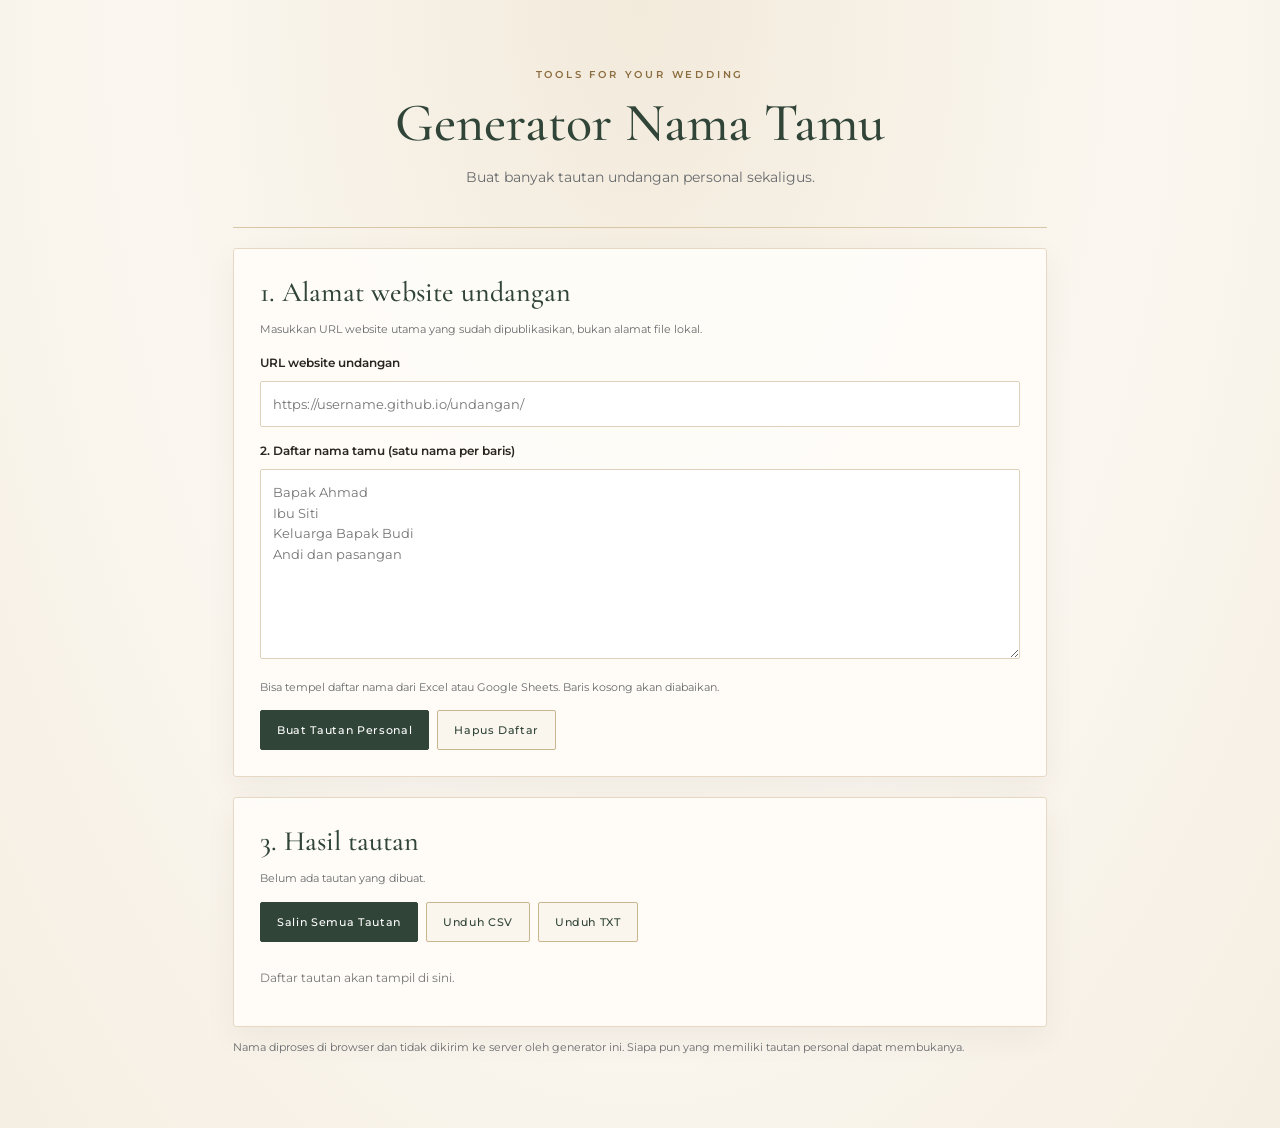
<file: generator-tamu.html>
<!DOCTYPE html><html lang="id"><head><meta charset="UTF-8"><meta name="viewport" content="width=device-width,initial-scale=1"><meta name="theme-color" content="#f7f7f5"><title>Generator Nama Tamu</title><link rel="preconnect" href="https://fonts.googleapis.com"><link href="https://fonts.googleapis.com/css2?family=Cormorant+Garamond:wght@400;500;600&family=Montserrat:wght@300;400;500;600&display=swap" rel="stylesheet"><style>
:root{--paper:#f7f7f5;--ink:#292a2c;--silver:#77797d;--line:#d6d7d9}*{box-sizing:border-box}body{margin:0;background:var(--paper);color:var(--ink);font:14px/1.7 Montserrat,Arial,sans-serif}main{max-width:850px;margin:auto;padding:28px 18px 60px}header{text-align:center;padding:28px 8px 24px;border-bottom:1px solid var(--line)}.eyebrow{font-size:10px;letter-spacing:.24em;font-weight:600;color:var(--silver)}h1{font:500 clamp(35px,8vw,54px)/1.05 'Cormorant Garamond',Georgia,serif;margin:12px 0}h2{font:500 28px 'Cormorant Garamond',Georgia,serif;margin:0 0 8px}p{color:#686a6d}.panel{background:white;border:1px solid var(--line);padding:20px;margin-top:20px}label{display:block;font-weight:600;font-size:12px;margin:14px 0 7px}textarea,input{width:100%;border:1px solid #c9cacc;background:#fff;padding:12px;font:13px/1.6 Montserrat,Arial,sans-serif;border-radius:0}textarea{min-height:190px;resize:vertical}button{border:1px solid #393a3d;background:#393a3d;color:#fff;padding:12px 16px;font:500 11px Montserrat,Arial,sans-serif;cursor:pointer}.secondary{background:#fff;color:#393a3d}.actions{display:flex;flex-wrap:wrap;gap:8px;margin-top:14px}.note{font-size:11px;line-height:1.7}.results{display:grid;gap:10px;margin-top:14px}.guest{border:1px solid var(--line);padding:12px;overflow-wrap:anywhere}.guest strong{display:block;margin-bottom:5px}.guest a{font-size:12px;color:#56585c}.empty{font-size:12px;color:#777}@media(min-width:650px){.panel{padding:26px}}

body{background:radial-gradient(ellipse at top,#f2eadb 0%,#fbf7f0 55%,#f5eee2 100%);color:#29251f}
header{border-bottom:1px solid #d8c6a7}
.eyebrow{color:#8c6d3f!important;letter-spacing:.28em}
h1,h2{color:#304438}
.panel{background:rgba(255,253,249,.94);border:1px solid #e6d8c2;box-shadow:0 12px 32px rgba(70,57,38,.06);border-radius:3px}
textarea,input{border-color:#ded1bc;border-radius:2px}
button{background:#304438;border-color:#304438;border-radius:2px;letter-spacing:.06em}
button.secondary{background:#fbf6ed;color:#304438;border-color:#c9b58f}
</style></head><body><main><header><p class="eyebrow">TOOLS FOR YOUR WEDDING</p><h1>Generator Nama Tamu</h1><p>Buat banyak tautan undangan personal sekaligus.</p></header><section class="panel"><h2>1. Alamat website undangan</h2><p class="note">Masukkan URL website utama yang sudah dipublikasikan, bukan alamat file lokal.</p><label for="siteUrl">URL website undangan</label><input id="siteUrl" type="url" placeholder="https://username.github.io/undangan/"><label for="guestNames">2. Daftar nama tamu (satu nama per baris)</label><textarea id="guestNames" placeholder="Bapak Ahmad&#10;Ibu Siti&#10;Keluarga Bapak Budi&#10;Andi dan pasangan"></textarea><p class="note">Bisa tempel daftar nama dari Excel atau Google Sheets. Baris kosong akan diabaikan.</p><div class="actions"><button id="generate">Buat Tautan Personal</button><button class="secondary" id="clear">Hapus Daftar</button></div></section><section class="panel"><h2>3. Hasil tautan</h2><p class="note" id="count">Belum ada tautan yang dibuat.</p><div class="actions"><button id="copyAll">Salin Semua Tautan</button><button class="secondary" id="downloadCsv">Unduh CSV</button><button class="secondary" id="downloadTxt">Unduh TXT</button></div><div class="results" id="results"><p class="empty">Daftar tautan akan tampil di sini.</p></div></section><p class="note">Nama diproses di browser dan tidak dikirim ke server oleh generator ini. Siapa pun yang memiliki tautan personal dapat membukanya.</p></main><script>
let generated=[];const $=id=>document.getElementById(id);function cleanName(v){return v.trim().replace(/[<>]/g,'').slice(0,120)}function buildLinks(){const base=$('siteUrl').value.trim();if(!base){alert('Masukkan URL website undangan yang sudah dipublikasikan.');$('siteUrl').focus();return}let parsed;try{parsed=new URL(base)}catch(e){alert('URL belum valid. Contoh: https://username.github.io/undangan/');return}if(!['https:','http:'].includes(parsed.protocol)){alert('Gunakan URL http:// atau https://.');return}const names=$('guestNames').value.split(/\r?\n/).map(cleanName).filter(Boolean);if(!names.length){alert('Masukkan minimal satu nama tamu.');return}generated=names.map(name=>{const u=new URL(parsed.href);u.searchParams.set('to',name);return{name,url:u.href}});$('count').textContent=generated.length+' tautan berhasil dibuat.';const out=$('results');out.innerHTML='';generated.forEach((item,i)=>{const card=document.createElement('div');card.className='guest';const title=document.createElement('strong');title.textContent=(i+1)+'. '+item.name;const a=document.createElement('a');a.href=item.url;a.target='_blank';a.rel='noopener';a.textContent=item.url;const br=document.createElement('br');const b=document.createElement('button');b.className='secondary';b.textContent='Salin tautan';b.style.marginTop='8px';b.onclick=async()=>{try{await navigator.clipboard.writeText(item.url);b.textContent='Tersalin ✓'}catch(e){prompt('Salin tautan:',item.url)}};card.append(title,a,br,b);out.append(card)})}$('generate').onclick=buildLinks;$('clear').onclick=()=>{$('guestNames').value='';generated=[];$('results').innerHTML='<p class="empty">Daftar tautan akan tampil di sini.</p>';$('count').textContent='Belum ada tautan yang dibuat.'};$('copyAll').onclick=async()=>{if(!generated.length){alert('Buat tautan terlebih dahulu.');return}const t=generated.map(x=>x.name+'\t'+x.url).join('\n');try{await navigator.clipboard.writeText(t);alert('Semua nama dan tautan berhasil disalin.')}catch(e){prompt('Salin semua nama dan tautan:',t)}};function saveFile(content,name,type){const blob=new Blob([content],{type}),url=URL.createObjectURL(blob),a=document.createElement('a');a.href=url;a.download=name;a.click();URL.revokeObjectURL(url)}function esc(v){return '"'+String(v).replace(/"/g,'""')+'"'}$('downloadCsv').onclick=()=>{if(!generated.length){alert('Buat tautan terlebih dahulu.');return}saveFile('\uFEFFNama Tamu,Link Undangan\n'+generated.map(x=>esc(x.name)+','+esc(x.url)).join('\n'),'tautan-undangan.csv','text/csv;charset=utf-8')};$('downloadTxt').onclick=()=>{if(!generated.length){alert('Buat tautan terlebih dahulu.');return}saveFile(generated.map(x=>x.name+'\n'+x.url).join('\n\n'),'tautan-undangan.txt','text/plain;charset=utf-8')};
</script></body></html>
</file>
